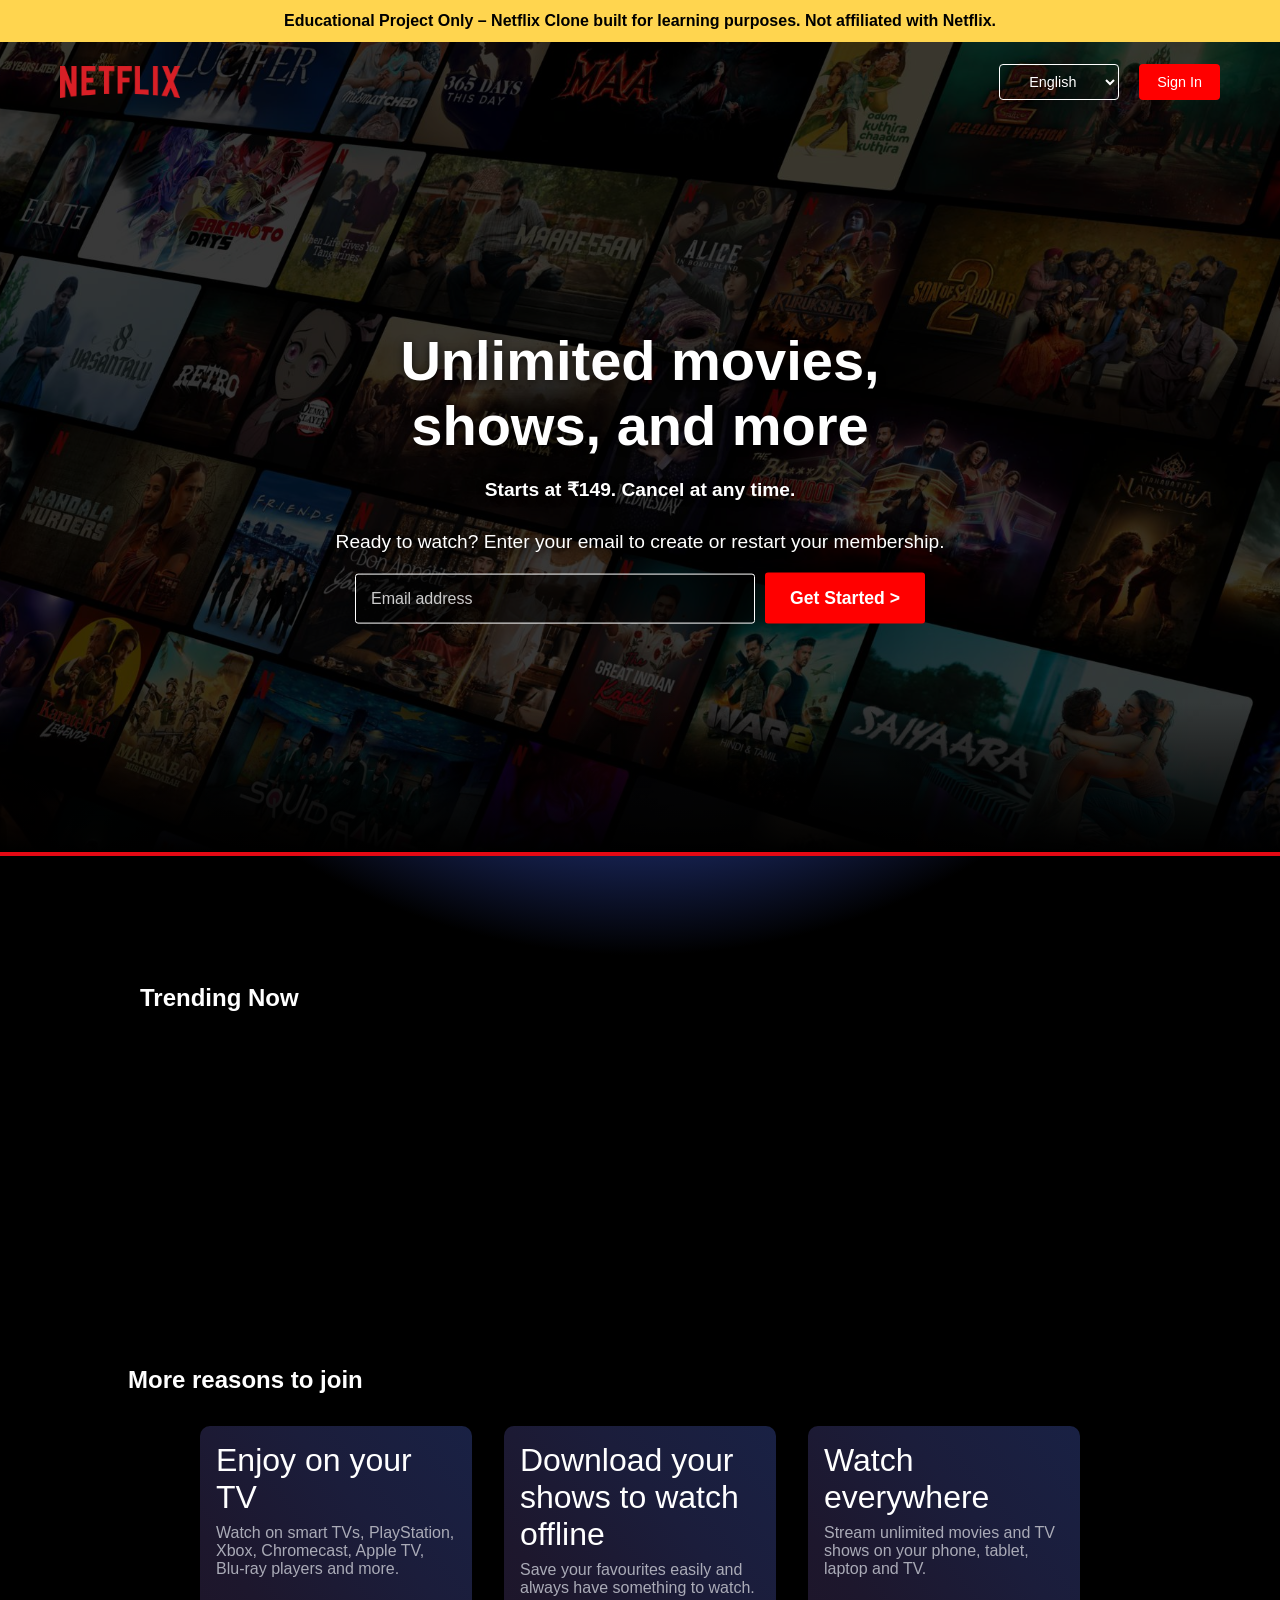
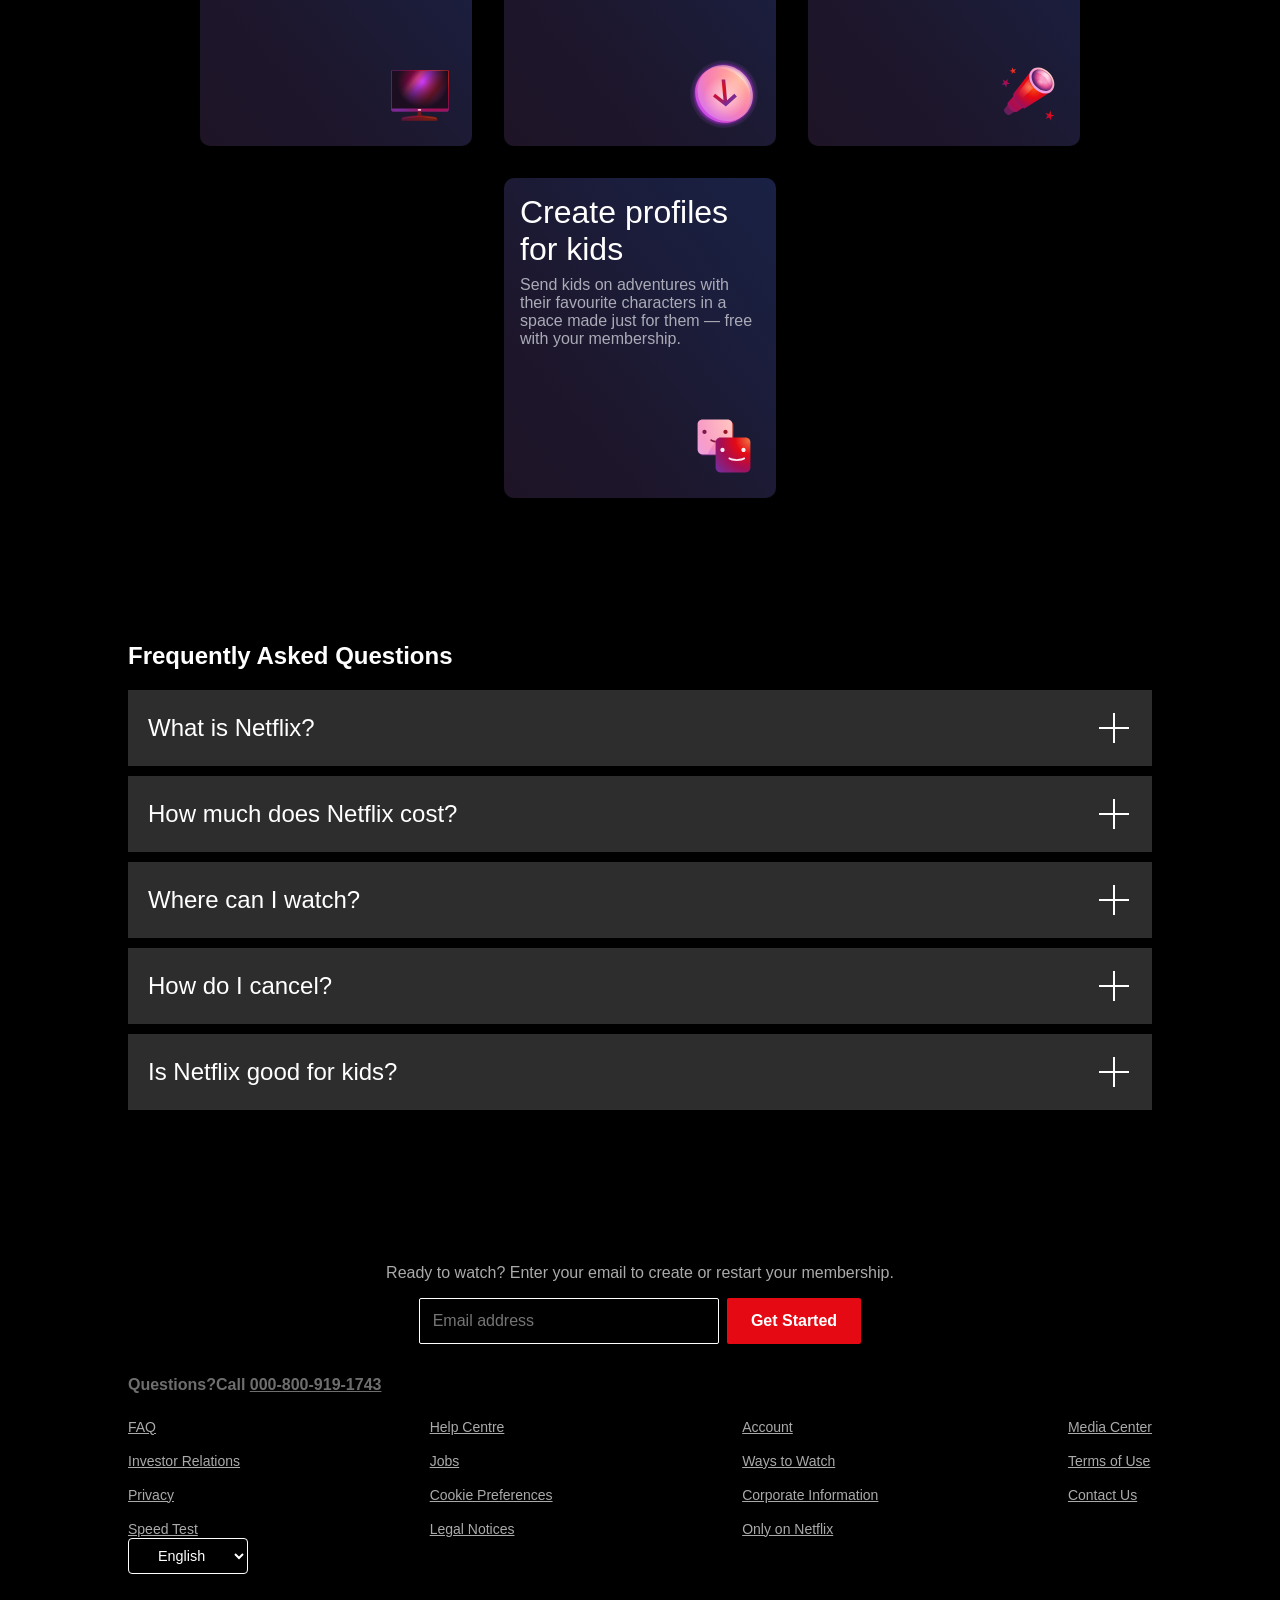
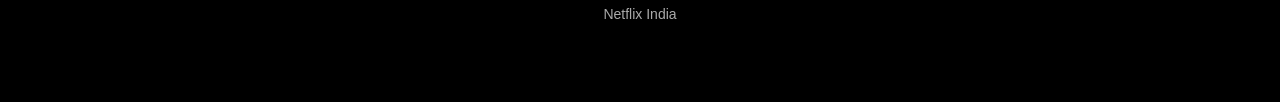
<file: index.html>
<!DOCTYPE html>
<html lang="en">

<head>
    <meta charset="UTF-8">
    <meta name="viewport" content="width=device-width, initial-scale=1.0">
    <title>Netflix Clone</title>
    <link rel="stylesheet" href="style.css">
    <link rel="stylesheet" href="responsive.css">
</head>

<body>
<div style="background:#ffd54f;color:#000;padding:12px;text-align:center;font-weight:bold;">Educational Project Only – Netflix Clone built for learning purposes. Not affiliated with Netflix.</div>
    <div class="hero-section">
        <div class="overlay"></div>

        <div class="navbar">
            <div class="logo"></div>
            <div class="nav-right">
                <select class="language-select">
                    <option value="en">English</option>
                    <option value="hi">हिन्दी</option>
                </select>


                <a href="sign up.html"><button class="btn">Sign In</button></a>
            </div>
        </div>


        <div class="hero">
            <h1>Unlimited movies,</h1>
            <h1>shows, and more</h1>
            <h5>Starts at ₹149. Cancel at any time.</h5>
            <p>Ready to watch? Enter your email to create or restart your membership.</p>

            <div class="email-form">
                <input type="email" placeholder="Email address" required>
                <button>Get Started ></button>
            </div>
        </div>

    </div>
    <div class="line"></div>

    <div class="movies-section">
        <h2>Trending Now</h2>
        <div class="movie-row">
            <div class="movie"
                style="background-image:url(https://occ-0-2041-3663.1.nflxso.net/dnm/api/v6/mAcAr9TxZIVbINe88xb3Teg5_OA/AAAABVCFw8MF6uGSOWNdDuWDceFWSWZ_MZr2EVeAVUKKwem4V55-hgOZIN4bL1ec88hlPQR8gCcr5Kjh3D5ooumjy06p86FGLS_UZOw.jpg?r=267);">
                <!-- <span class="rank">1</span> -->
            </div>
            <div class="movie"
                style="background-image:url(https://occ-0-2041-3663.1.nflxso.net/dnm/api/v6/mAcAr9TxZIVbINe88xb3Teg5_OA/AAAABVgzdeZGRAwCEa709VhH3rjzGTNzIDlWer-mLr3GaH6qm10zCfxxN-E1-JYCA8CxkoBD74MIuxW1agaVLL4kUpFTtsZPIuTfAV1ljNzcrTPup4487rDCgRuZm-Jn8fUi1cVx.jpg?r=d90);">
                <!-- <span class="rank">2</span> -->
            </div>
            <div class="movie"
                style="background-image:url(https://occ-0-2041-3663.1.nflxso.net/dnm/api/v6/mAcAr9TxZIVbINe88xb3Teg5_OA/AAAABUvQbIPXgpCDdCjDU1Ln9Hz_T9K4QWOeRqDC0_AqSS0EoDHnd3HZNvdU660QoLXfYN1J1onlnVJ6me4utt0EuPA35nq3AvkxOz4.jpg?r=00a);">
                <!-- <span class="rank">3</span> -->
            </div>
            <div class="movie"
                style="background-image:url(https://occ-0-2041-3663.1.nflxso.net/dnm/api/v6/mAcAr9TxZIVbINe88xb3Teg5_OA/AAAABSyEWnhjTjuqFw870rBScEnV2gTha0Gl7BmfSsX5e3RtJIM1eTzpnMRcInEiAcPfZDDUb75hwAh6s010xLSwWZvaH1iuN7CpRok.jpg?r=273);">
                <!-- <span class="rank">4</span> -->
            </div>
            <div class="movie"
                style="background-image:url(https://occ-0-2041-3663.1.nflxso.net/dnm/api/v6/mAcAr9TxZIVbINe88xb3Teg5_OA/AAAABWP3Xe0H5lJ7OjR6H9W1thiB3qtcHREgkVwBcSV8-xOmcUUiyzwOT1_hOghoVY02Fb373i6RgKvjCK0-rEOwjISi5yPqAzj0dfI.jpg?r=db7);">
                <!-- <span class="rank">5</span> -->
            </div>
            <div class="movie"
                style="background-image:url(https://occ-0-2041-3663.1.nflxso.net/dnm/api/v6/mAcAr9TxZIVbINe88xb3Teg5_OA/AAAABZBNpPRqz7ENbI6RF8S5l0eLsB1t5Oa-Cn0VuRlMPOiPP5wEQyrBk8XtUBGMAotP0Vf-MiBNM4nlaScaQw9VjPqx3Dghp0Lgj9BBHm4gNY0dD9B5KPCkaFqqUJDZbl1M8pNB.jpg?r=466);">
                <!-- <span class="rank">6</span> -->
            </div>
            <div class="movie"
                style="background-image:url(https://occ-0-2041-3663.1.nflxso.net/dnm/api/v6/mAcAr9TxZIVbINe88xb3Teg5_OA/AAAABeoohnxFnnker6egKMvwn6DeDzabFIl9ofD4lkS5kkiTPw-oLlWlg5EpZ55JS5_fxaNaPe3XQikLVASgsLctH9EVpSaAa9-tUfqu6sGD8TTXs0N1KWu9-ZWOWYdhA6HajAgl.jpg?r=f17);">
                <!-- <span class="rank">7</span> -->
            </div>
            <div class="movie"
                style="background-image:url(https://occ-0-2041-3663.1.nflxso.net/dnm/api/v6/mAcAr9TxZIVbINe88xb3Teg5_OA/AAAABfoaMS5KELruM3379E1i_LPapGnQcTAf0uLxtFgpvgoKeHevsJerl17TKVvUnmvj2HZRwnDrm8rt4SvoP1DkF-dLttvnoryDy6yau8BfW0qN3TSPn1Ds5EcupIfEwv_IKXRs.jpg?r=e05);">
                <!-- <span class="rank">8</span> -->
            </div>
            <div class="movie"
                style="background-image:url(https://occ-0-2041-3663.1.nflxso.net/dnm/api/v6/mAcAr9TxZIVbINe88xb3Teg5_OA/AAAABQv_qKs6sk8EvgL1Tys6_vGeoEK2mG7UaoT0kscI1Ia2BJZh8m_6pRLa9KIWwpg5uIYCOjS1Aw1faooc6zlgje2WDfsdtTTne4_-DFpmiUGlLRNNSl-Tk_xdhZxbe58GFLPL.jpg?r=b86);">
                <!-- <span class="rank">9</span> -->
            </div>
            <div class="movie"
                style="background-image:url(https://occ-0-2041-3663.1.nflxso.net/dnm/api/v6/mAcAr9TxZIVbINe88xb3Teg5_OA/AAAABfNlFEt-9DTSRWWIatIv7gv-ItPh91_VdnVeGeuJRFRDMiHhVSDQFSfhHSsy6-qpUXAVYcx_tl_nRJTe5hHjYYyUwAtMbHfM6Mg.jpg?r=213);">
            </div>
            <!-- <span class="rank">10</span> -->
        </div>
    </div>
    <div class="reasons-section">
        <h2>More reasons to join</h2>
        <div class="reason-cards">

            <div class="reason">
                <h1>Enjoy on your TV</h1>
                <p>Watch on smart TVs, PlayStation, Xbox, Chromecast, Apple TV, Blu-ray players and more.</p>
                <svg width="72" height="72" viewBox="0 0 72 72" fill="none">
                    <g id="television-core-small">
                        <path id="Vector" fill-rule="evenodd" clip-rule="evenodd"
                            d="M37.2 53.3992C37.2 52.7365 36.6628 52.1992 36 52.1992H34.8C34.1373 52.1992 33.6 52.7365 33.6 53.3992V56.2636C33.6 56.9129 33.0834 57.4433 32.4347 57.4739C30.3013 57.5744 28.1719 57.7834 26.0546 58.1011L19.444 59.0926C18.2692 59.2688 17.4 60.2782 17.4 61.4662V62.0992C17.4 62.4304 17.6686 62.6992 18 62.6992H52.8C53.1314 62.6992 53.4 62.4304 53.4 62.0992V61.4662C53.4 60.2782 52.5309 59.2688 51.3561 59.0926L44.7454 58.1011C42.6282 57.7834 40.4987 57.5744 38.3653 57.4739C37.7167 57.4433 37.2 56.9129 37.2 56.2636V53.3992Z"
                            fill="url(#paint0_radial_5179_1308)"></path>
                        <path id="Vector_2"
                            d="M18.6 60.7388C18.6 60.2306 18.9587 59.796 19.4602 59.711C22.0196 59.2775 29.7585 58.0508 35.4 58.0508C41.0415 58.0508 48.7804 59.2775 51.3398 59.711C51.8412 59.796 52.2 60.2306 52.2 60.7388C52.2 60.902 52.0575 61.0268 51.8967 61.0004C50.1219 60.707 40.9704 59.2409 35.4 59.2409C29.8295 59.2409 20.678 60.707 18.9033 61.0004C18.7425 61.0268 18.6 60.902 18.6 60.7388Z"
                            fill="url(#paint1_radial_5179_1308)"></path>
                        <path id="Vector_3"
                            d="M63 12H8.99995C8.00584 12 7.19995 12.8059 7.19995 13.8V51.6C7.19995 52.5941 8.00584 53.4 8.99995 53.4H63C63.9941 53.4 64.8 52.5941 64.8 51.6V13.8C64.8 12.8059 63.9941 12 63 12Z"
                            fill="url(#paint2_linear_5179_1308)"></path>
                        <path id="Vector_4"
                            d="M63 12H8.99995C8.00584 12 7.19995 12.8059 7.19995 13.8V51.6C7.19995 52.5941 8.00584 53.4 8.99995 53.4H63C63.9941 53.4 64.8 52.5941 64.8 51.6V13.8C64.8 12.8059 63.9941 12 63 12Z"
                            fill="url(#paint3_radial_5179_1308)"></path>
                        <path id="Vector_5" fill-rule="evenodd" clip-rule="evenodd"
                            d="M8.99995 12.6H63C63.663 12.6 64.2 13.1372 64.2 13.8V50.4H7.79995V13.8C7.79995 13.1372 8.33719 12.6 8.99995 12.6ZM7.19995 50.4V13.8C7.19995 12.8059 8.00581 12 8.99995 12H63C63.9942 12 64.8 12.8059 64.8 13.8V50.4V51.6C64.8 52.5941 63.9942 53.4 63 53.4H8.99995C8.00581 53.4 7.19995 52.5941 7.19995 51.6V50.4Z"
                            fill="url(#paint4_radial_5179_1308)"></path>
                        <path id="Vector_6"
                            d="M35.4 52.8C36.3941 52.8 37.2 52.3971 37.2 51.9C37.2 51.4029 36.3941 51 35.4 51C34.4059 51 33.6 51.4029 33.6 51.9C33.6 52.3971 34.4059 52.8 35.4 52.8Z"
                            fill="url(#paint5_radial_5179_1308)"></path>
                    </g>
                    <defs>
                        <radialGradient id="paint0_radial_5179_1308" cx="0" cy="0" r="1" gradientUnits="userSpaceOnUse"
                            gradientTransform="translate(50.3269 49.3723) rotate(118.526) scale(55.1579 46.2871)">
                            <stop stop-color="#802600"></stop>
                            <stop offset="0.333333" stop-color="#6F181D"></stop>
                            <stop offset="0.666667" stop-color="#5B1333"></stop>
                            <stop offset="1" stop-color="#391945"></stop>
                        </radialGradient>
                        <radialGradient id="paint1_radial_5179_1308" cx="0" cy="0" r="1" gradientUnits="userSpaceOnUse"
                            gradientTransform="translate(48.1077 53.6128) rotate(158.116) scale(32.7275 42.219)">
                            <stop stop-color="#99421D"></stop>
                            <stop offset="0.333333" stop-color="#99161D"></stop>
                            <stop offset="0.666667" stop-color="#7D1845"></stop>
                            <stop offset="1" stop-color="#59216E"></stop>
                        </radialGradient>
                        <linearGradient id="paint2_linear_5179_1308" x1="10.4727" y1="14.9572" x2="56.1755" y2="51.4814"
                            gradientUnits="userSpaceOnUse">
                            <stop stop-color="#99161D"></stop>
                            <stop offset="0.245283" stop-color="#CA005B"></stop>
                            <stop offset="0.346698" stop-color="#FF479A"></stop>
                            <stop offset="0.46934" stop-color="#CC3CFF"></stop>
                            <stop offset="0.735849" stop-color="#BC1A22"></stop>
                            <stop offset="1" stop-color="#C94FF5"></stop>
                        </linearGradient>
                        <radialGradient id="paint3_radial_5179_1308" cx="0" cy="0" r="1" gradientUnits="userSpaceOnUse"
                            gradientTransform="translate(38.6181 23.8286) rotate(90) scale(25.9571 25.8545)">
                            <stop stop-color="#1C0E20" stop-opacity="0"></stop>
                            <stop offset="1" stop-color="#1C0E20"></stop>
                        </radialGradient>
                        <radialGradient id="paint4_radial_5179_1308" cx="0" cy="0" r="1" gradientUnits="userSpaceOnUse"
                            gradientTransform="translate(54 20.1938) rotate(144.293) scale(47.2897 44.8232)">
                            <stop stop-color="#EF7744"></stop>
                            <stop offset="0.333333" stop-color="#E50914"></stop>
                            <stop offset="0.666667" stop-color="#A70D53"></stop>
                            <stop offset="1" stop-color="#792A95"></stop>
                        </radialGradient>
                        <radialGradient id="paint5_radial_5179_1308" cx="0" cy="0" r="1" gradientUnits="userSpaceOnUse"
                            gradientTransform="translate(36.525 51.3562) rotate(135) scale(4.58735)">
                            <stop stop-color="#FFDCCC"></stop>
                            <stop offset="0.333333" stop-color="#FFBDC0"></stop>
                            <stop offset="0.666667" stop-color="#F89DC6"></stop>
                            <stop offset="1" stop-color="#E4A1FA"></stop>
                        </radialGradient>
                    </defs>
                </svg>
            </div>
            <div class="reason">
                <h1>Download your shows to watch offline</h1>
                <p>Save your favourites easily and always have something to watch.</p>
                <svg width="72" height="72" viewBox="0 0 72 72" fill="none">
                    <g id="download-core-small">
                        <path id="Vector"
                            d="M36 70.2008C54.8882 70.2008 70.2001 54.8889 70.2001 36.0008C70.2001 17.1126 54.8882 1.80078 36 1.80078C17.1119 1.80078 1.80005 17.1126 1.80005 36.0008C1.80005 54.8889 17.1119 70.2008 36 70.2008Z"
                            fill="url(#paint0_radial_5179_7940)"></path>
                        <path id="Vector_2" opacity="0.4"
                            d="M64.7658 36.195C65.5206 51.5916 53.7908 63.5824 38.5668 62.977C23.3428 62.3722 10.3893 49.4 9.63446 34.0034C8.87954 18.6068 20.6091 6.61594 35.8331 7.22116C51.0571 7.82638 64.0104 20.7984 64.7658 36.195Z"
                            fill="url(#paint1_radial_5179_7940)"></path>
                        <path id="Vector_3"
                            d="M62.3657 37.9958C63.1205 53.3924 51.3908 65.3832 36.1668 64.7778C20.9428 64.173 7.9893 51.2008 7.23444 35.8041C6.47952 20.4075 18.2091 8.41672 33.4331 9.02194C48.6571 9.62716 61.6103 22.5992 62.3657 37.9958Z"
                            fill="url(#paint2_radial_5179_7940)"></path>
                        <path id="Vector_4" opacity="0.5"
                            d="M64.7658 36.195C65.5206 51.5916 53.7908 63.5824 38.5668 62.977C23.3428 62.3722 10.3893 49.4 9.63446 34.0034C8.87954 18.6068 20.6091 6.61594 35.8331 7.22116C51.0571 7.82638 64.0104 20.7984 64.7658 36.195Z"
                            fill="url(#paint3_radial_5179_7940)"></path>
                        <path id="Vector_5" opacity="0.6"
                            d="M36.9 60.6C48.6636 60.6 58.2 51.0637 58.2 39.3C58.2 27.5363 48.6636 18 36.9 18C25.1363 18 15.6 27.5363 15.6 39.3C15.6 51.0637 25.1363 60.6 36.9 60.6Z"
                            fill="url(#paint4_radial_5179_7940)"></path>
                        <path id="Vector_6" fill-rule="evenodd" clip-rule="evenodd"
                            d="M39.0849 42.2727L46.3387 35.76L48.8945 38.5142L38.9118 47.477L37.8466 48.4333L36.6071 47.477L24.9899 38.5142L27.0434 35.76L35.4849 42.2727L33.6 21.6016H37.2L39.0849 42.2727Z"
                            fill="url(#paint5_radial_5179_7940)"></path>
                        <path id="Vector_7" opacity="0.4" fill-rule="evenodd" clip-rule="evenodd"
                            d="M61.6566 34.9618C61.7832 35.3893 62.391 35.3233 62.3694 34.878C61.6962 21.1369 50.1509 9.55975 36.5817 9.01957C34.4606 8.93515 32.4155 9.12541 30.4772 9.55909C30.0745 9.64915 30.1575 10.2082 30.5697 10.2246C45.0094 10.7979 57.6246 21.2971 61.6566 34.9618Z"
                            fill="url(#paint6_radial_5179_7940)"></path>
                    </g>
                    <defs>
                        <radialGradient id="paint0_radial_5179_7940" cx="0" cy="0" r="1" gradientUnits="userSpaceOnUse"
                            gradientTransform="translate(36.0001 36.1837) rotate(-90) scale(34.3829)">
                            <stop offset="0.782019" stop-color="#982DBE"></stop>
                            <stop offset="0.906819" stop-color="#B038DC" stop-opacity="0.2"></stop>
                            <stop offset="1" stop-color="#E4A1FA" stop-opacity="0"></stop>
                        </radialGradient>
                        <radialGradient id="paint1_radial_5179_7940" cx="0" cy="0" r="1" gradientUnits="userSpaceOnUse"
                            gradientTransform="translate(52.9937 20.0992) rotate(135) scale(49.9836)">
                            <stop stop-color="#FFDCCC"></stop>
                            <stop offset="0.333333" stop-color="#FFBDC0"></stop>
                            <stop offset="0.666667" stop-color="#F89DC6"></stop>
                            <stop offset="1" stop-color="#E4A1FA"></stop>
                        </radialGradient>
                        <radialGradient id="paint2_radial_5179_7940" cx="0" cy="0" r="1" gradientUnits="userSpaceOnUse"
                            gradientTransform="translate(52.7999 19.6937) rotate(135) scale(53.1037)">
                            <stop stop-color="#FFA984"></stop>
                            <stop offset="0.333333" stop-color="#FF787F"></stop>
                            <stop offset="0.666667" stop-color="#F45FA2"></stop>
                            <stop offset="1" stop-color="#C44AF1"></stop>
                        </radialGradient>
                        <radialGradient id="paint3_radial_5179_7940" cx="0" cy="0" r="1" gradientUnits="userSpaceOnUse"
                            gradientTransform="translate(52.9937 20.0992) rotate(135) scale(49.9836)">
                            <stop stop-color="#FFDCCC"></stop>
                            <stop offset="0.333333" stop-color="#FFBDC0"></stop>
                            <stop offset="0.666667" stop-color="#F89DC6"></stop>
                            <stop offset="1" stop-color="#E4A1FA"></stop>
                        </radialGradient>
                        <radialGradient id="paint4_radial_5179_7940" cx="0" cy="0" r="1" gradientUnits="userSpaceOnUse"
                            gradientTransform="translate(36.9 39.3) scale(21.3)">
                            <stop stop-color="white"></stop>
                            <stop offset="1" stop-color="white" stop-opacity="0"></stop>
                        </radialGradient>
                        <radialGradient id="paint5_radial_5179_7940" cx="0" cy="0" r="1" gradientUnits="userSpaceOnUse"
                            gradientTransform="translate(31.2 32.1016) rotate(39.5226) scale(15.5567)">
                            <stop stop-color="#EF7744"></stop>
                            <stop offset="0.2406" stop-color="#E50914"></stop>
                            <stop offset="1" stop-color="#792A95"></stop>
                        </radialGradient>
                        <radialGradient id="paint6_radial_5179_7940" cx="0" cy="0" r="1" gradientUnits="userSpaceOnUse"
                            gradientTransform="translate(50.7 21.3) rotate(-180) scale(30)">
                            <stop stop-color="white"></stop>
                            <stop offset="1" stop-color="white" stop-opacity="0"></stop>
                        </radialGradient>
                    </defs>
                </svg>
            </div>
            <div class="reason">
                <h1>Watch everywhere</h1>
                <p>Stream unlimited movies and TV shows on your phone, tablet, laptop and TV.</p>
                <svg width="72" height="72" viewBox="0 0 72 72" fill="none">
                    <g id="telescope-core-small">
                        <path id="Vector"
                            d="M24.0492 36.6016L33.6 46.3898L17.8029 56.8633C17.8029 56.8633 15.8891 57.6983 13.625 55.2638C11.361 52.8293 12.1235 51.238 12.1235 51.238L24.0492 36.6016Z"
                            fill="url(#paint0_radial_5179_1664)"></path>
                        <path id="Vector_2"
                            d="M25.0344 34.1992L36 46.151L25.0616 53.8043C25.0616 53.8043 21.8289 55.0984 18.0987 51.0172C14.3686 46.9358 15.9198 44.5105 15.9198 44.5105L25.0344 34.1992Z"
                            fill="url(#paint1_radial_5179_1664)"></path>
                        <path id="Vector_3"
                            d="M39 13.0195L59.1 33.6788L32.5325 50.4142C32.5325 50.4142 28.7459 50.2552 24.3978 45.4897C20.0498 40.7243 21.4096 35.8101 21.4096 35.8101L39 13.0195Z"
                            fill="url(#paint2_radial_5179_1664)"></path>
                        <path id="Vector_4"
                            d="M57.6709 15.3516C63.1044 21.2807 63.9858 29.2883 59.6386 33.2371C55.2916 37.186 47.3628 35.5806 41.9292 29.6515C36.4954 23.7224 35.6145 15.7148 39.9615 11.766C44.3084 7.81716 52.2372 9.42252 57.6709 15.3516Z"
                            fill="url(#paint3_radial_5179_1664)"></path>
                        <path id="Vector_5"
                            d="M58.3787 31.255C54.8121 34.5032 48.2143 33.0817 43.6421 28.0798C39.07 23.078 38.2547 16.39 41.8213 13.1419C45.3879 9.89364 51.9857 11.3152 56.5579 16.3171C61.1298 21.3189 61.9452 28.0069 58.3787 31.255Z"
                            fill="url(#paint4_radial_5179_1664)"></path>
                        <path id="Vector_6" opacity="0.85"
                            d="M59.6783 28.823C60.576 24.1785 59.6544 20.5934 56.1603 16.6199C52.6662 12.6464 47.3508 10.8657 43.7796 12.7598C39.371 15.098 48.3734 13.5961 53.4577 19.5815C57.8259 24.724 58.8516 33.1009 59.6783 28.823Z"
                            fill="url(#paint5_radial_5179_1664)"></path>
                        <path id="Vector_7" opacity="0.4"
                            d="M50.3979 25.2452C50.4549 26.7239 49.2932 27.7677 47.8032 27.5766C46.3131 27.3856 45.059 26.032 45.002 24.5532C44.945 23.0745 46.1067 22.0307 47.5968 22.2218C49.0868 22.4128 50.341 23.7664 50.3979 25.2452Z"
                            fill="url(#paint6_radial_5179_1664)"></path>
                        <path id="Vector_8" opacity="0.6"
                            d="M36.9217 21.0039L26.4258 34.3627C26.3297 36.4604 28.2903 39.5534 30.0334 40.8344L41.2345 29.9105C39.6 28.2005 36.9591 24.1025 36.9217 21.0039Z"
                            fill="url(#paint7_radial_5179_1664)"></path>
                        <path id="Vector_9" fill-rule="evenodd" clip-rule="evenodd"
                            d="M20.0576 9.60156L21.479 11.7187L24 11.0654L22.3575 13.0272L23.7789 15.1444L21.3424 14.2397L19.7 16.2016L19.8365 13.6806L17.4 12.7759L19.9209 12.1225L20.0576 9.60156ZM58.776 52.8016L58.9623 56.4685L62.4 57.4188L59.0774 58.7347L59.2637 62.4016L57.0239 59.548L53.7014 60.8638L55.6397 57.7843L53.4 54.9307L56.8377 55.8811L58.776 52.8016ZM15.206 24.2101L15.8768 21.0016L13.4793 23.1964L10.6853 21.5563L11.9975 24.553L9.59998 26.7478L12.8085 26.405L14.1207 29.4016L14.7915 26.1931L18 25.8502L15.206 24.2101Z"
                            fill="url(#paint8_linear_5179_1664)"></path>
                    </g>
                    <defs>
                        <radialGradient id="paint0_radial_5179_1664" cx="0" cy="0" r="1" gradientUnits="userSpaceOnUse"
                            gradientTransform="translate(36.6875 32.7016) rotate(135) scale(34.9134)">
                            <stop stop-color="#99421D"></stop>
                            <stop offset="0.333333" stop-color="#99161D"></stop>
                            <stop offset="0.666667" stop-color="#7D1845"></stop>
                            <stop offset="1" stop-color="#59216E"></stop>
                        </radialGradient>
                        <radialGradient id="paint1_radial_5179_1664" cx="0" cy="0" r="1" gradientUnits="userSpaceOnUse"
                            gradientTransform="translate(42.5937 27.2992) rotate(135) scale(44.5477 44.5279)">
                            <stop stop-color="#EF7744"></stop>
                            <stop offset="0.333333" stop-color="#E50914"></stop>
                            <stop offset="0.666667" stop-color="#A70D53"></stop>
                            <stop offset="1" stop-color="#792A95"></stop>
                        </radialGradient>
                        <radialGradient id="paint2_radial_5179_1664" cx="0" cy="0" r="1" gradientUnits="userSpaceOnUse"
                            gradientTransform="translate(42.3 29.106) rotate(135) scale(31.8127)">
                            <stop stop-color="#FB540D"></stop>
                            <stop offset="0.333333" stop-color="#E50914"></stop>
                            <stop offset="0.666667" stop-color="#A70D53"></stop>
                            <stop offset="1" stop-color="#792A95"></stop>
                        </radialGradient>
                        <radialGradient id="paint3_radial_5179_1664" cx="0" cy="0" r="1" gradientUnits="userSpaceOnUse"
                            gradientTransform="translate(57.675 14.7078) rotate(134.326) scale(24.0433 24.0367)">
                            <stop stop-color="#FFDCCC"></stop>
                            <stop offset="0.333333" stop-color="#FFBDC0"></stop>
                            <stop offset="0.666667" stop-color="#F89DC6"></stop>
                            <stop offset="1" stop-color="#E4A1FA"></stop>
                        </radialGradient>
                        <radialGradient id="paint4_radial_5179_1664" cx="0" cy="0" r="1" gradientUnits="userSpaceOnUse"
                            gradientTransform="translate(52.1305 21.273) rotate(141.875) scale(9.87138 12.8159)">
                            <stop offset="0.307292" stop-color="#F89DC6"></stop>
                            <stop offset="0.645392" stop-color="#E75094"></stop>
                            <stop offset="1" stop-color="#59216E"></stop>
                        </radialGradient>
                        <radialGradient id="paint5_radial_5179_1664" cx="0" cy="0" r="1" gradientUnits="userSpaceOnUse"
                            gradientTransform="translate(55.8 15.6) rotate(135) scale(13.1522)">
                            <stop stop-color="white"></stop>
                            <stop offset="1" stop-color="white" stop-opacity="0"></stop>
                        </radialGradient>
                        <radialGradient id="paint6_radial_5179_1664" cx="0" cy="0" r="1" gradientUnits="userSpaceOnUse"
                            gradientTransform="translate(49.2362 22.9648) rotate(131.079) scale(5.08644 6.006)">
                            <stop stop-color="white"></stop>
                            <stop offset="1" stop-color="white" stop-opacity="0"></stop>
                        </radialGradient>
                        <radialGradient id="paint7_radial_5179_1664" cx="0" cy="0" r="1" gradientUnits="userSpaceOnUse"
                            gradientTransform="translate(36.8758 29.1353) rotate(137.622) scale(13.5764)">
                            <stop stop-color="#FFA984"></stop>
                            <stop offset="1" stop-color="#F7636B" stop-opacity="0"></stop>
                        </radialGradient>
                        <linearGradient id="paint8_linear_5179_1664" x1="44.65" y1="27.9016" x2="24.25" y2="48.3016"
                            gradientUnits="userSpaceOnUse">
                            <stop stop-color="#EF7744"></stop>
                            <stop offset="0.333333" stop-color="#E50914"></stop>
                            <stop offset="0.666667" stop-color="#A70D53"></stop>
                            <stop offset="1" stop-color="#792A95"></stop>
                        </linearGradient>
                    </defs>
                </svg>
            </div>
            <div class="reason">
                <h1>Create profiles for kids</h1>
                <p>Send kids on adventures with their favourite characters in a space made just for them — free with
                    your membership.</p>
                <svg width="72" height="72" viewBox="0 0 72 72" fill="none">
                    <g id="profiles-core-small">
                        <path id="Vector"
                            d="M10.8 15.6008C10.8 12.9499 12.949 10.8008 15.5999 10.8008H40.8C43.4509 10.8008 45.6 12.9498 45.6 15.6008V40.8007C45.6 43.4516 43.4509 45.6007 40.8 45.6007H15.6C12.949 45.6007 10.8 43.4517 10.8 40.8007V15.6008Z"
                            fill="url(#paint0_radial_5179_7919)"></path>
                        <path id="Vector_2"
                            d="M9.59998 14.4016C9.59998 11.7506 11.749 9.60162 14.4 9.60156H39.6C42.251 9.60156 44.4 11.7506 44.4 14.4016V39.6015C44.4 42.2525 42.251 44.4015 39.6 44.4015H14.4C11.749 44.4016 9.59998 42.2525 9.59998 39.6015V14.4016Z"
                            fill="url(#paint1_radial_5179_7919)"></path>
                        <path id="Vector_3"
                            d="M18.6 21.9008C18.6 23.0606 17.6598 24.0008 16.5 24.0008C15.3402 24.0008 14.4 23.0606 14.4 21.9008C14.4 20.741 15.3402 19.8008 16.5 19.8008C17.6598 19.8008 18.6 20.741 18.6 21.9008Z"
                            fill="url(#paint2_radial_5179_7919)"></path>
                        <path id="Vector_4"
                            d="M39.6 21.9008C39.6 23.0606 38.6598 24.0008 37.5 24.0008C36.3402 24.0008 35.4 23.0606 35.4 21.9008C35.4 20.741 36.3402 19.8008 37.5 19.8008C38.6598 19.8008 39.6 20.741 39.6 21.9008Z"
                            fill="url(#paint3_radial_5179_7919)"></path>
                        <path id="Vector_5"
                            d="M23.6713 29.4501C23.2437 29.1967 22.6917 29.3379 22.4383 29.7655C22.1848 30.1932 22.3261 30.7452 22.7537 30.9986C23.8254 31.6337 26.769 32.7744 30.6375 32.7744C34.506 32.7744 37.4497 31.6337 38.5213 30.9986C38.949 30.7452 39.0902 30.1932 38.8368 29.7655C38.5834 29.3379 38.0313 29.1967 37.6037 29.4501C36.8191 29.9151 34.194 30.9744 30.6375 30.9744C27.081 30.9744 24.456 29.9151 23.6713 29.4501Z"
                            fill="url(#paint4_radial_5179_7919)"></path>
                        <path id="Vector_6" opacity="0.35"
                            d="M19.2 44.4016H28.2L32.4 27.6016C30.2787 28.1801 28.4542 29.5387 27.2921 31.4053L19.2 44.4016Z"
                            fill="url(#paint5_radial_5179_7919)"></path>
                        <path id="Vector_7"
                            d="M27.6 32.4016C27.6 29.7506 29.749 27.6016 32.4 27.6016L57.6 27.6016C60.2508 27.6016 62.4 29.7506 62.4 32.4016V57.6015C62.4 60.2524 60.2508 62.4016 57.6 62.4016H32.4C29.749 62.4016 27.6 60.2524 27.6 57.6016V32.4016Z"
                            fill="url(#paint6_radial_5179_7919)"></path>
                        <path id="Vector_8"
                            d="M36.6 39.9008C36.6 41.0606 35.6598 42.0008 34.5 42.0008C33.3402 42.0008 32.4 41.0606 32.4 39.9008C32.4 38.741 33.3402 37.8008 34.5 37.8008C35.6598 37.8008 36.6 38.741 36.6 39.9008Z"
                            fill="url(#paint7_radial_5179_7919)"></path>
                        <path id="Vector_9"
                            d="M57.6 39.9008C57.6 41.0606 56.6598 42.0008 55.5 42.0008C54.3402 42.0008 53.4 41.0606 53.4 39.9008C53.4 38.741 54.3402 37.8008 55.5 37.8008C56.6598 37.8008 57.6 38.741 57.6 39.9008Z"
                            fill="url(#paint8_radial_5179_7919)"></path>
                        <path id="Vector_10"
                            d="M41.8213 47.6025C41.3937 47.349 40.8416 47.4903 40.5882 47.9179C40.3348 48.3455 40.476 48.8976 40.9037 49.1509C41.9753 49.786 44.919 50.9267 48.7875 50.9267C52.656 50.9267 55.5996 49.786 56.6713 49.1509C57.0989 48.8976 57.2402 48.3455 56.9867 47.9179C56.7333 47.4903 56.1813 47.349 55.7537 47.6025C54.969 48.0674 52.344 49.1267 48.7875 49.1267C45.231 49.1267 42.6059 48.0674 41.8213 47.6025Z"
                            fill="url(#paint9_radial_5179_7919)"></path>
                    </g>
                    <defs>
                        <radialGradient id="paint0_radial_5179_7919" cx="0" cy="0" r="1" gradientUnits="userSpaceOnUse"
                            gradientTransform="translate(39.075 17.6882) rotate(135) scale(32.8097)">
                            <stop stop-color="#99421D"></stop>
                            <stop offset="0.333333" stop-color="#99161D"></stop>
                            <stop offset="0.666667" stop-color="#7D1845"></stop>
                            <stop offset="1" stop-color="#59216E"></stop>
                        </radialGradient>
                        <radialGradient id="paint1_radial_5179_7919" cx="0" cy="0" r="1" gradientUnits="userSpaceOnUse"
                            gradientTransform="translate(62.4 8.70157) rotate(133.87) scale(75.3216)">
                            <stop stop-color="#FFDCCC"></stop>
                            <stop offset="0.333333" stop-color="#FFBDC0"></stop>
                            <stop offset="0.666667" stop-color="#F89DC6"></stop>
                            <stop offset="1" stop-color="#E4A1FA"></stop>
                        </radialGradient>
                        <radialGradient id="paint2_radial_5179_7919" cx="0" cy="0" r="1" gradientUnits="userSpaceOnUse"
                            gradientTransform="translate(60.3 11.1008) rotate(133.939) scale(68.7426 55.9547)">
                            <stop stop-color="#99421D"></stop>
                            <stop offset="0.333333" stop-color="#99161D"></stop>
                            <stop offset="0.666667" stop-color="#7D1845"></stop>
                            <stop offset="1" stop-color="#59216E"></stop>
                        </radialGradient>
                        <radialGradient id="paint3_radial_5179_7919" cx="0" cy="0" r="1" gradientUnits="userSpaceOnUse"
                            gradientTransform="translate(60.3 11.1008) rotate(133.939) scale(68.7426 55.9547)">
                            <stop stop-color="#99421D"></stop>
                            <stop offset="0.333333" stop-color="#99161D"></stop>
                            <stop offset="0.666667" stop-color="#7D1845"></stop>
                            <stop offset="1" stop-color="#59216E"></stop>
                        </radialGradient>
                        <radialGradient id="paint4_radial_5179_7919" cx="0" cy="0" r="1" gradientUnits="userSpaceOnUse"
                            gradientTransform="translate(60.3 11.0994) rotate(133.939) scale(68.7426 55.9548)">
                            <stop stop-color="#99421D"></stop>
                            <stop offset="0.333333" stop-color="#99161D"></stop>
                            <stop offset="0.666667" stop-color="#7D1845"></stop>
                            <stop offset="1" stop-color="#59216E"></stop>
                        </radialGradient>
                        <radialGradient id="paint5_radial_5179_7919" cx="0" cy="0" r="1" gradientUnits="userSpaceOnUse"
                            gradientTransform="translate(39.6 27.9016) rotate(135) scale(23.3345)">
                            <stop stop-color="#FFA984"></stop>
                            <stop offset="0.333333" stop-color="#FF787F"></stop>
                            <stop offset="0.666667" stop-color="#F45FA2"></stop>
                            <stop offset="1" stop-color="#C44AF1"></stop>
                        </radialGradient>
                        <radialGradient id="paint6_radial_5179_7919" cx="0" cy="0" r="1" gradientUnits="userSpaceOnUse"
                            gradientTransform="translate(61.8 29.7016) rotate(135) scale(43.2749)">
                            <stop stop-color="#EF7744"></stop>
                            <stop offset="0.333333" stop-color="#E50914"></stop>
                            <stop offset="0.666667" stop-color="#A70D53"></stop>
                            <stop offset="1" stop-color="#792A95"></stop>
                        </radialGradient>
                        <radialGradient id="paint7_radial_5179_7919" cx="0" cy="0" r="1" gradientUnits="userSpaceOnUse"
                            gradientTransform="translate(62.1 11.1008) rotate(137.146) scale(73.6614 60.3576)">
                            <stop stop-color="#FFDCCC"></stop>
                            <stop offset="0.333333" stop-color="#FDF6F6"></stop>
                            <stop offset="0.666667" stop-color="#FADCE9"></stop>
                            <stop offset="1" stop-color="#E4A1FA"></stop>
                        </radialGradient>
                        <radialGradient id="paint8_radial_5179_7919" cx="0" cy="0" r="1" gradientUnits="userSpaceOnUse"
                            gradientTransform="translate(62.1 11.1008) rotate(137.146) scale(73.6614 60.3576)">
                            <stop stop-color="#FFDCCC"></stop>
                            <stop offset="0.333333" stop-color="#FDF6F6"></stop>
                            <stop offset="0.666667" stop-color="#FADCE9"></stop>
                            <stop offset="1" stop-color="#E4A1FA"></stop>
                        </radialGradient>
                        <radialGradient id="paint9_radial_5179_7919" cx="0" cy="0" r="1" gradientUnits="userSpaceOnUse"
                            gradientTransform="translate(62.1 11.1017) rotate(137.146) scale(73.6614 60.3576)">
                            <stop stop-color="#FFDCCC"></stop>
                            <stop offset="0.333333" stop-color="#FDF6F6"></stop>
                            <stop offset="0.666667" stop-color="#FADCE9"></stop>
                            <stop offset="1" stop-color="#E4A1FA"></stop>
                        </radialGradient>
                    </defs>
                </svg>
            </div>
        </div>
    </div>
    <div class="faq-section">
        <h1>Frequently Asked Questions</h1>

        <details>
            <summary>
                <span>What is Netflix?</span>
                <svg xmlns="http://www.w3.org/2000/svg" fill="none" viewBox="0 0 36 36" width="36" height="36">
                    <path fill-rule="evenodd" clip-rule="evenodd" d="M17 17V3h2v14h14v2H19v14h-2V19H3v-2h14z"
                        fill="currentColor" />
                </svg>
            </summary>
            <p>Netflix is a streaming service that offers a wide variety of award-winning TV shows, movies, anime, and
                more on thousands of internet-connected devices.</p>
        </details>

        <details>
            <summary>
                <span>How much does Netflix cost?</span>
                <svg xmlns="http://www.w3.org/2000/svg" fill="none" viewBox="0 0 36 36" width="36" height="36">
                    <path fill-rule="evenodd" clip-rule="evenodd" d="M17 17V3h2v14h14v2H19v14h-2V19H3v-2h14z"
                        fill="currentColor" />
                </svg>
            </summary>
            <p>Watch Netflix on your smartphone, tablet, Smart TV, laptop, or streaming device, all for one fixed
                monthly fee. Plans range depending on your region.</p>
        </details>

        <details>
            <summary>
                <span>Where can I watch?</span>
                <svg xmlns="http://www.w3.org/2000/svg" fill="none" viewBox="0 0 36 36" width="36" height="36">
                    <path fill-rule="evenodd" clip-rule="evenodd" d="M17 17V3h2v14h14v2H19v14h-2V19H3v-2h14z"
                        fill="currentColor" />
                </svg>
            </summary>
            <p>Watch anywhere, anytime. Sign in with your Netflix account to watch instantly on the web or on your
                devices.</p>
        </details>

        <details>
            <summary>
                <span>How do I cancel?</span>
                <svg xmlns="http://www.w3.org/2000/svg" fill="none" viewBox="0 0 36 36" width="36" height="36">
                    <path fill-rule="evenodd" clip-rule="evenodd" d="M17 17V3h2v14h14v2H19v14h-2V19H3v-2h14z"
                        fill="currentColor" />
                </svg>
            </summary>
            <p>Netflix is flexible. There are no annoying contracts and no commitments. You can easily cancel your
                account online in two clicks.</p>
        </details>

        <details>
            <summary>
                <span>Is Netflix good for kids?</span>
                <svg xmlns="http://www.w3.org/2000/svg" fill="none" viewBox="0 0 36 36" width="36" height="36">
                    <path fill-rule="evenodd" clip-rule="evenodd" d="M17 17V3h2v14h14v2H19v14h-2V19H3v-2h14z"
                        fill="currentColor" />
                </svg>
            </summary>
            <p>The Netflix Kids experience is included in your membership to give parents control while kids enjoy
                family-friendly content.</p>
        </details>
    </div>
    </div>
    <footer>
        <div class="footer-section">
            <div class="input-section">
                <p>Ready to watch? Enter your email to create or restart your membership.</p>
                <div class="inputs-container">
                    <input id="email" type="email" placeholder="Email address">
                    <button id="button">Get Started</button>
                </div>
            </div>
            <div class="links-section">
                <div class="query">
                    <p>Questions?Call <a href="tel:000-800-919-1743">000-800-919-1743</a></p>
                </div>
                <div class="links">
                    <ul>
                        <li><a href="#">FAQ</a></li>
                        <li><a href="#">Investor Relations</a></li>
                        <li><a href="#">Privacy</a></li>
                        <li><a href="#">Speed Test</a></li>
                    </ul>
                    <ul>
                        <li><a href="#">Help Centre</a></li>
                        <li><a href="#">Jobs</a></li>
                        <li><a href="#">Cookie Preferences</a></li>
                        <li><a href="Legal_notices.html">Legal Notices</a></li>
                    </ul>
                    <ul>
                        <li><a href="#">Account</a></li>
                        <li><a href="#">Ways to Watch</a></li>
                        <li><a href="#">Corporate Information</a></li>
                        <li><a href="Netflix_original.html">Only on Netflix</a></li>
                    </ul>
                    <ul>
                        <li><a href="#">Media Center</a></li>
                        <li><a href="#">Terms of Use</a></li>
                        <li><a href="#">Contact Us</a></li>
                    </ul>
                </div>
                <div id="bottom-lang" class="lang-select">

                    <select class="language-select">
                        <option value="en">English</option>
                        <option value="hi">हिन्दी</option>
                    </select>
                </div>

            </div>
            <span>
                <p>Netflix India</p>
            </span>
        </div>

    </footer>
</body>

</html>
</file>
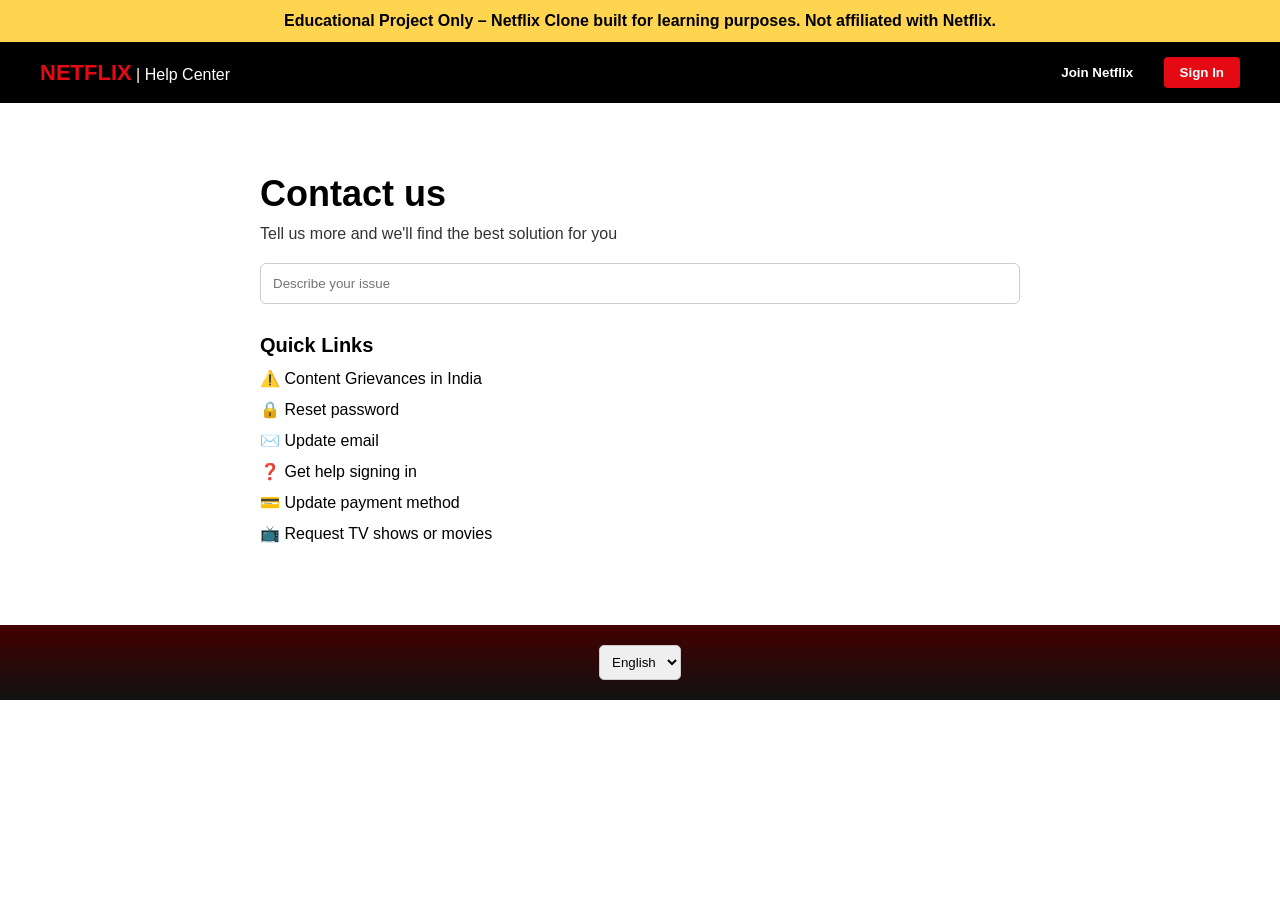
<file: contactUs.html>
<!DOCTYPE html>
<html lang="en">
<head>
    <meta charset="UTF-8">
    <meta name="viewport" content="width=device-width, initial-scale=1.0">
    <title>Netflix Help Center - Contact Us</title>

    <style>
        * {
            margin: 0;
            padding: 0;
            box-sizing: border-box;
            font-family: Arial, Helvetica, sans-serif;
        }

        body {
            background-color: #fff;
            color: #000;
        }

        /* Navbar */
        .navbar {
            background-color: #000;
            color: #fff;
            display: flex;
            justify-content: space-between;
            align-items: center;
            padding: 15px 40px;
        }

        .netflix {
            color: #e50914;
            font-weight: bold;
            font-size: 22px;
        }

        .buttons button {
            margin-left: 10px;
            padding: 8px 16px;
            border: none;
            cursor: pointer;
            border-radius: 4px;
            font-weight: 600;
        }

        .join {
            background-color: #000;
            color: #fff;
            border: 1px solid #fff;
        }

        .signin {
            background-color: #e50914;
            color: #fff;
        }

        /* Contact Section */
        .contact {
            max-width: 800px;
            margin: 50px auto;
            padding: 20px;
        }

        .contact h1 {
            font-size: 36px;
            margin-bottom: 10px;
        }

        .contact p {
            font-size: 16px;
            margin-bottom: 20px;
            color: #333;
        }

        .issue-input {
            width: 100%;
            padding: 12px;
            border: 1px solid #ccc;
            border-radius: 6px;
            margin-bottom: 30px;
        }

        /* Quick Links */
        .quick-links h3 {
            font-size: 20px;
            margin-bottom: 10px;
        }

        .quick-links ul {
            list-style: none;
        }

        .quick-links li {
            margin: 12px 0;
            font-size: 16px;
        }

        .quick-links a {
            text-decoration: none;
            color: #000;
            border-bottom: 1px solid transparent;
            transition: 0.3s;
        }

        .quick-links a:hover {
            border-bottom: 1px solid #e50914;
            color: #e50914;
        }

        /* Footer */
        footer {
            background: linear-gradient(to top, #111, #400);
            text-align: center;
            padding: 20px;
            margin-top: 40px;
        }

        .language {
            padding: 8px;
            border-radius: 5px;
            border: 1px solid #ccc;
        }

        /* Responsive */
        @media (max-width: 600px) {
            .navbar {
                flex-direction: column;
                align-items: flex-start;
            }

            .buttons {
                margin-top: 10px;
            }

            .contact {
                padding: 10px;
            }

            .contact h1 {
                font-size: 28px;
            }
        }
    </style>
</head>
<body>
<div style="background:#ffd54f;color:#000;padding:12px;text-align:center;font-weight:bold;">Educational Project Only – Netflix Clone built for learning purposes. Not affiliated with Netflix.</div>
    <!-- Navbar -->
    <header class="navbar">
        <div class="logo">
            <span class="netflix">NETFLIX</span> | Help Center
        </div>
        <div class="buttons">
            <button class="join">Join Netflix</button>
            <button class="signin">Sign In</button>
        </div>
    </header>

    <!-- Contact Section -->
    <section class="contact">
        <h1>Contact us</h1>
        <p>Tell us more and we'll find the best solution for you</p>

        <input type="text" class="issue-input" placeholder="Describe your issue">

        <div class="quick-links">
            <h3>Quick Links</h3>
            <ul>
                <li>⚠️ <a href="#">Content Grievances in India</a></li>
                <li>🔒 <a href="#">Reset password</a></li>
                <li>✉️ <a href="#">Update email</a></li>
                <li>❓ <a href="#">Get help signing in</a></li>
                <li>💳 <a href="#">Update payment method</a></li>
                <li>📺 <a href="#">Request TV shows or movies</a></li>
            </ul>
        </div>
    </section>

    <!-- Footer -->
    <footer>
        <select class="language">
            <option>English</option>
            <option>हिन्दी</option>
        </select>
    </footer>
</body>
</html>
</file>
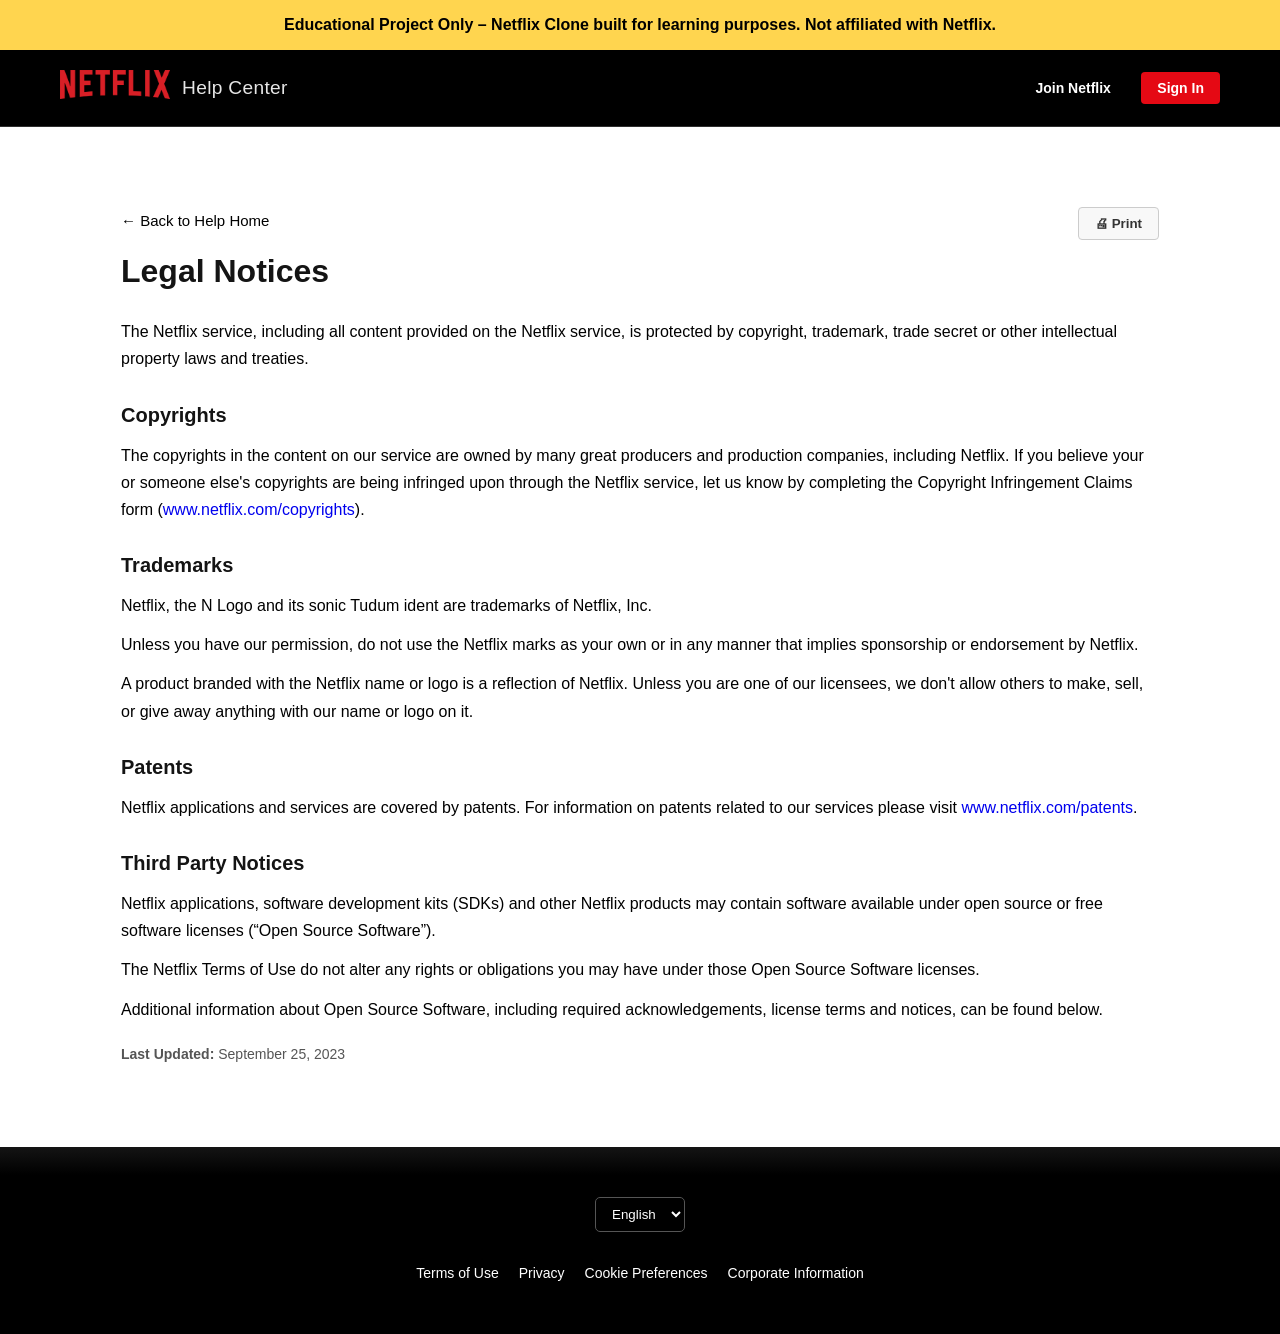
<file: Legal_notices.html>
<!DOCTYPE html>
<html lang="en">

<head>
  <meta charset="UTF-8">
  <meta name="viewport" content="width=device-width, initial-scale=1.0">
  <title>Netflix Help Center - Legal Notices</title>

  <style>
    * {
      margin: 0;
      padding: 0;
      box-sizing: border-box;
      font-family: Arial, Helvetica, sans-serif;
    }

    body {
      background-color: #fff;
      color: #000;
      line-height: 1.6;
    }

    /* Navbar */
    .navbar {
      background-color: #000;
      color: #fff;
      display: flex;
      justify-content: space-between;
      align-items: center;
      padding: 20px 60px;
      border-bottom: 1px solid #2f2f2f;
    }

    .logo {
      display: flex;
      align-items: center;
      font-size: 15px;
      font-weight: 600;
      letter-spacing: 0.3px;
    }

    .logo img {
      width: 110px;
      height: auto;
      margin-right: 12px;
    }

    .logo span {
      color: #fff;
      font-weight: 400;
      font-size: 1.2rem;
      opacity: 0.9;
    }

    .buttons button {
      margin-left: 10px;
      padding: 8px 16px;
      border: none;
      cursor: pointer;
      border-radius: 4px;
      font-weight: 600;
      font-size: 14px;
      transition: 0.3s ease;
    }

    .join {
      background-color: #000;
      color: #fff;
      border: 1px solid #fff;
      background: transparent;


    }

    .signin {
      background-color: #e50914;
      color: #fff;
    }

    button:hover {
      opacity: 0.85;
    }

    /* Main Content */
    .container {
      max-width: 85%;
      margin: 80px auto;
      padding: 0 25px;
      line-height: 1.7;
    }

    .container a {
      /* color: #e50914; */
      text-decoration: none;
      transition: 0.3s ease;
    }

    .container a:hover {
      text-decoration: underline;
      color: #e50914;

    }

    .back-link {
      font-size: 15px;
      margin-bottom: 10px;
      display: inline-block;
      color: #000;
      text-decoration: none;
      font-weight: 500;
    }

    .back-link:hover {
      text-decoration: underline;
    }

    h1 {
      font-size: 32px;
      margin-bottom: 20px;
      color: #141414;
    }

    h2 {
      font-size: 20px;
      margin: 25px 0 10px;
      color: #141414;
    }

    p {
      margin-bottom: 12px;
    }

    .print-btn {
      float: right;
      background: #f8f8f8;
      border: 1px solid #ccc;
      padding: 8px 16px;
      cursor: pointer;
      border-radius: 4px;
      font-weight: 600;
      color: #333;
      transition: 0.3s ease;
    }

    .print-btn:hover {
      background: #ddd;
    }

    .last-updated {
      margin-top: 20px;
      font-size: 14px;
      color: #555;
    }

    /* Footer */
    footer {
      background: linear-gradient(to top, #000 85%, #141414);
      text-align: center;
      padding: 50px 20px;
      color: #ccc;
      margin-top: 60px;
    }

    .language {
      background-color: #000;
      color: #fff;
      padding: 8px 12px;
      border-radius: 5px;
      border: 1px solid #555;
      margin-bottom: 20px;
    }

    .footer-links {
      display: flex;
      justify-content: center;
      flex-wrap: wrap;
      gap: 20px;
      font-size: 14px;
      margin-top: 10px;
    }

    .footer-links a {
      color: #fff;
      text-decoration: none;
      transition: color 0.3s ease;
    }

    .footer-links a:hover {
      color: #e50914;
    }

    /* Responsive Design */
    @media (max-width: 768px) {
      .navbar {
        flex-direction: column;
        align-items: flex-start;
        padding: 15px 30px;
      }

      .buttons {
        margin-top: 10px;
      }

      .container {
        margin: 60px auto;
      }
    }

    @media (max-width: 480px) {
      .navbar {
        padding: 15px 25px;
      }

      .logo img {
        width: 80px;
      }

      .logo span {
        font-size: 14px;
      }

      .buttons button {
        padding: 6px 10px;
        font-size: 13px;
      }

      .container {
        margin: 40px auto;
        padding: 10px 15px;
      }

      h1 {
        font-size: 24px;
      }

      h2 {
        font-size: 18px;
      }

      .print-btn {
        float: none;
        display: block;
        margin: 15px 0;
        width: 100%;
      }

      footer {
        padding: 40px 15px;
      }

      .footer-links {
        flex-direction: column;
        gap: 12px;
      }
    }
  </style>
</head>

<body>
<div style="background:#ffd54f;color:#000;padding:12px;text-align:center;font-weight:bold;">Educational Project Only – Netflix Clone built for learning purposes. Not affiliated with Netflix.</div>
  <!-- Navbar -->
  <header class="navbar">
    <div class="logo">
      <a href="index.html"><img src="logo.png" alt="Netflix Logo"></a>
      <span> Help Center</span>
    </div>
    <div class="buttons">
      <button class="join">Join Netflix</button>
      <a href="sign up.html"><button class="signin">Sign In</button></a>
    </div>
  </header>

  <!-- Main Content -->
  <section class="container">
    <a href="#" class="back-link">← Back to Help Home</a>
    <button class="print-btn">🖨 Print</button>

    <h1>Legal Notices</h1>
    <p>The Netflix service, including all content provided on the Netflix service, is protected by copyright, trademark,
      trade secret or other intellectual property laws and treaties.</p>

    <h2>Copyrights</h2>
    <p>The copyrights in the content on our service are owned by many great producers and production companies,
      including Netflix. If you believe your or someone else's copyrights are being infringed upon through the Netflix
      service, let us know by completing the Copyright Infringement Claims form (<a
        href="#">www.netflix.com/copyrights</a>).</p>

    <h2>Trademarks</h2>
    <p>Netflix, the N Logo and its sonic Tudum ident are trademarks of Netflix, Inc.</p>
    <p>Unless you have our permission, do not use the Netflix marks as your own or in any manner that implies
      sponsorship or endorsement by Netflix.</p>
    <p>A product branded with the Netflix name or logo is a reflection of Netflix. Unless you are one of our licensees,
      we don't allow others to make, sell, or give away anything with our name or logo on it.</p>

    <h2>Patents</h2>
    <p>Netflix applications and services are covered by patents. For information on patents related to our services
      please visit <a href="#">www.netflix.com/patents</a>.</p>

    <h2>Third Party Notices</h2>
    <p>Netflix applications, software development kits (SDKs) and other Netflix products may contain software available
      under open source or free software licenses (“Open Source Software”).</p>
    <p>The Netflix Terms of Use do not alter any rights or obligations you may have under those Open Source Software
      licenses.</p>
    <p>Additional information about Open Source Software, including required acknowledgements, license terms and
      notices, can be found below.</p>

    <p class="last-updated"><strong>Last Updated:</strong> September 25, 2023</p>
  </section>

  <!-- Footer -->
  <footer>
    <select class="language">
      <option>English</option>
      <option>हिन्दी</option>
    </select>

    <div class="footer-links">
      <a href="#">Terms of Use</a>
      <a href="#">Privacy</a>
      <a href="#">Cookie Preferences</a>
      <a href="#">Corporate Information</a>
    </div>
  </footer>
</body>

</html>
</file>
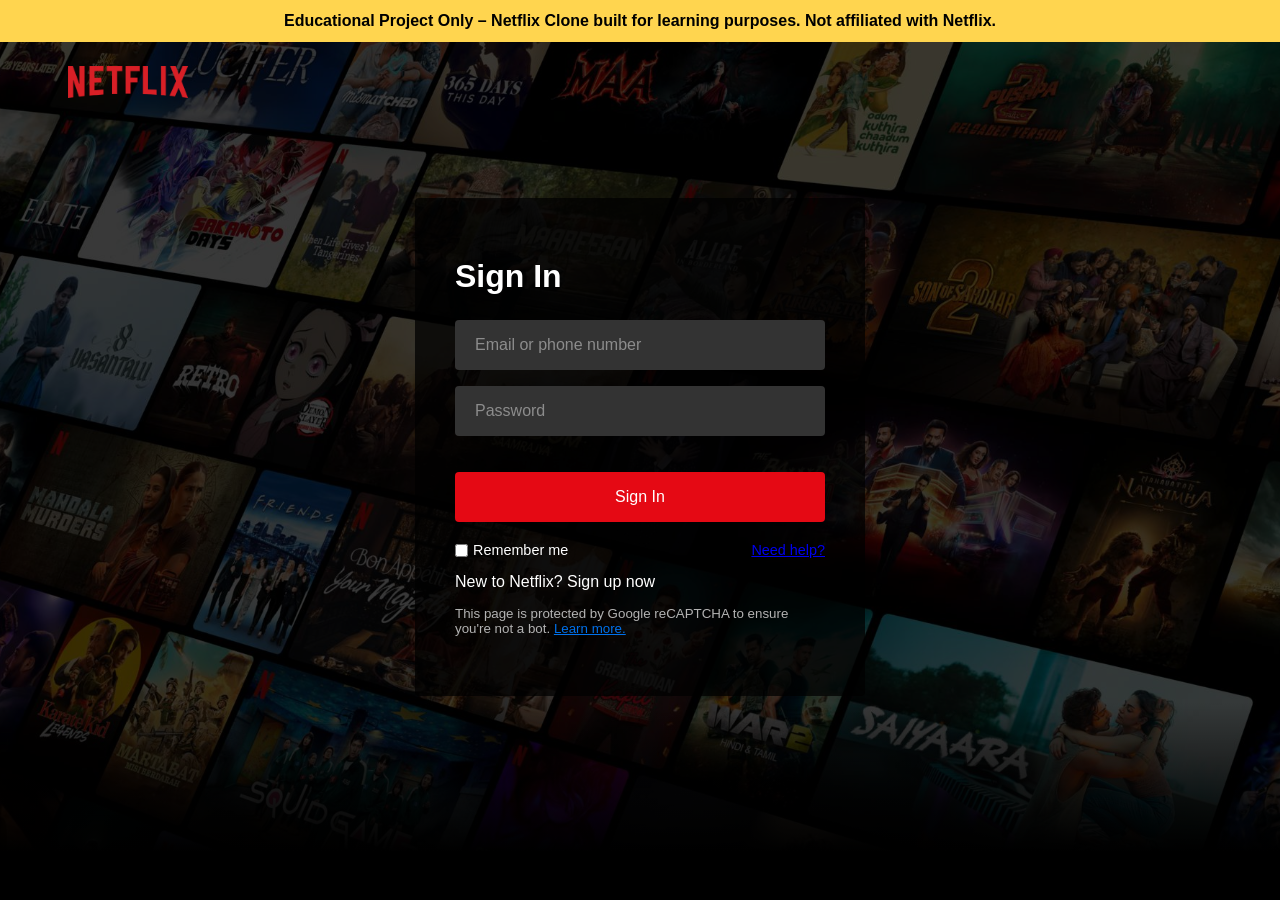
<file: sign up.html>
<!DOCTYPE html>
<html lang="en">

<head>
    <meta charset="UTF-8">
    <meta name="viewport" content="width=device-width, initial-scale=1.0">
    <title>Sign In</title>
    <style>
        * {
            margin: 0;
            padding: 0;
            box-sizing: border-box;
            font-family: sans-serif;
        }

        body {
            background: #000;
            height: 100vh;
        }

        /* Hero Section */
        .hero-section {
            background-image: url(./Neflix\ background.jpg);
            background-size: cover;
            background-position: center;
            height: 90vh;
            position: relative;
        }

        .overlay {
            background-color: rgba(0, 0, 0, 0.7);
            height: 100%;
            width: 100%;
            position: absolute;
            top: 0;
            left: 0;
        }

        .hero-section::after {
            content: '';
            position: absolute;
            bottom: 0;
            left: 0;
            width: 100%;
            height: 150px;
            background: linear-gradient(to top, #000, transparent);
        }

        /* Navbar */
        .navbar {
            position: absolute;
            top: 20px;
            left: 10%;
            transform: translateX(-50%);
            z-index: 10;
            display: flex;
            justify-content: center;
            align-items: center;
        }

        .logo {
            width: 120px;
            height: 40px;
            background-image: url(./logo.png);
            background-size: contain;
            background-repeat: no-repeat;
            background-position: center;
        }

        /* Form Wrapper */
        .form-wrapper {
            position: absolute;
            left: 50%;
            top: 50%;
            transform: translate(-50%, -50%);
            width: 450px;
            padding: 60px 40px;
            background: rgba(0, 0, 0, 0.75);
            border-radius: 4px;
            color: #fff;
            z-index: 10;
        }

        .form-wrapper h2 {
            font-size: 2rem;
            margin-bottom: 25px;
        }

        .form-control {
            position: relative;
            margin-bottom: 16px;
        }

        .form-control input {
            width: 100%;
            height: 50px;
            padding: 0 20px;
            font-size: 1rem;
            border-radius: 4px;
            border: none;
            background: #333;
            color: #fff;
        }

        .form-control input:focus,
        .form-control input:valid {
            background: #444;
        }

        .form-control label {
            position: absolute;
            left: 20px;
            top: 50%;
            transform: translateY(-50%);
            color: #8c8c8c;
            pointer-events: none;
            transition: 0.2s ease;
        }

        .form-control input:focus~label,
        .form-control input:valid~label {
            font-size: 0.75rem;
            transform: translateY(-130%);
        }

        button {
            width: 100%;
            padding: 16px 0;
            font-size: 1rem;
            background: #e50914;
            color: #fff;
            border: none;
            border-radius: 4px;
            cursor: pointer;
            margin: 20px 0;
            transition: 0.2s ease;
        }

        button:hover {
            background: #c40812;
        }

        .form-help {
            display: flex;
            justify-content: space-between;
            font-size: 0.9rem;
            margin-bottom: 15px;
        }

        .remember-me {
            display: flex;
            align-items: center;
        }

        .remember-me input {
            margin-right: 5px;
            accent-color: #b3b3b3;
        }

        .form-wrapper p a {
            color: #fff;
            text-decoration: none;
        }

        .form-wrapper p a:hover {
            text-decoration: underline;
        }

        .form-wrapper small {
            display: block;
            margin-top: 15px;
            color: #b3b3b3;
        }

        .form-wrapper small a {
            color: #0071eb;
        }

        /* Responsive */
        /* Tablet */
        @media (max-width: 740px) {
            .form-wrapper {
                width: 90%;
                padding: 50px 20px;
            }

            .navbar {
                left: 20px;
                transform: none;
            }

            .logo {
                width: 110px;
            }
        }

        /* Small Mobile */
        @media (max-width: 480px) {
            .form-wrapper {
                padding: 40px 15px;
            }

            .form-wrapper h2 {
                font-size: 1.5rem;
                margin-bottom: 20px;
            }

            .form-control input {
                height: 45px;
                font-size: 0.9rem;
            }

            button {
                padding: 14px 0;
                font-size: 0.95rem;
            }

            .form-help {
                flex-direction: column;
                align-items: flex-start;
                gap: 10px;
            }

            .remember-me {
                margin-bottom: 10px;
            }
        }

        /* Very Small Mobile (380px) */
        @media (max-width: 380px) {
            .form-wrapper {
                padding: 30px 10px;
            }

            .form-wrapper h2 {
                font-size: 1.3rem;
                margin-bottom: 15px;
            }

            .form-control input {
                height: 40px;
                font-size: 0.85rem;
            }

            button {
                padding: 12px 0;
                font-size: 0.9rem;
            }

            .form-help {
                font-size: 0.85rem;
            }
        }
    </style>
</head>

<body>
<div style="background:#ffd54f;color:#000;padding:12px;text-align:center;font-weight:bold;">Educational Project Only – Netflix Clone built for learning purposes. Not affiliated with Netflix.</div>
    <div class="hero-section">
        <div class="overlay"></div>

        <div class="navbar">
            <a href="index.html">
                <div class="logo"></div>
            </a>
        </div>

        <div class="form-wrapper">
            <h2>Sign In</h2>
            <form action="#">
                <div class="form-control">
                    <input type="text" required>
                    <label>Email or phone number</label>
                </div>
                <div class="form-control">
                    <input type="password" required>
                    <label>Password</label>
                </div>
                <button type="submit">Sign In</button>

                <div class="form-help">
                    <div class="remember-me">
                        <input type="checkbox" id="remember-me">
                        <label for="remember-me">Remember me</label>
                    </div>
                    <a href="#">Need help?</a>
                </div>
            </form>
            <p>New to Netflix? <a href="#">Sign up now</a></p>
            <small>This page is protected by Google reCAPTCHA to ensure you're not a bot. <a href="#">Learn
                    more.</a></small>
        </div>
    </div>
</body>

</html>
</file>
<file: style.css>
* {
    margin: 0;
    padding: 0;
    box-sizing: border-box;
    font-family: Arial, sans-serif;
}

body {
    background-color: #000;
    color: #fff;
    overflow-x: hidden;
}

/* Hero Section */
.hero-section {
    background-image: url(./Neflix\ background.jpg);
    background-size: cover;
    background-position: center;
    height: 90vh;
    position: relative;

}

.overlay {
    background-color: rgba(0, 0, 0, 0.7);
    position: absolute;
    inset: 0;
}

.hero-section::after {
    content: '';
    position: absolute;
    bottom: 0;
    left: 0;
    width: 100%;
    height: 150px;
    background: linear-gradient(to top, #000, transparent);
}


/* Navbar */
.navbar {
    position: relative;
    z-index: 10;
    display: flex;
    justify-content: space-between;
    align-items: center;
    padding: 20px 60px;
}

.logo {
    width: 120px;
    height: 40px;
    background: url(./logo.png) center/contain no-repeat;
    /* margin-left: 10%; */
}

.nav-right {
    display: flex;
    align-items: center;
    gap: 20px;
    /* margin-right: 10%; */
}

.language-select {
    background-color: transparent;
    color: #fff;
    padding: 8px 25px;
    border-radius: 4px;
    font-size: 0.9rem;
    cursor: pointer;
    border: 1px solid #fff;
    transition: 0.3s;
}

.language-select:hover {
    border: 2px double #fff;
}

.language-select option {
    color: #000;
}

.btn {
    background-color: red;
    color: #fff;
    border: none;
    padding: 10px 18px;
    border-radius: 4px;
    cursor: pointer;
    font-size: 0.9rem;
    transition: 0.3s;
}

.btn:hover {
    background-color: #e50914;
}

/* Hero Text */
.hero {
    position: relative;
    z-index: 10;
    text-align: center;
    top: 40%;
    transform: translateY(-40%);
    padding: 0 20px;
}

.hero h1 {
    font-size: 3.5rem;
    /* font-weight: 800; */
    text-shadow: 0 2px 8px rgba(0, 0, 0, 0.7);
}

.hero h5 {
    font-size: 1.2rem;
    margin-top: 20px;
    text-shadow: 0 2px 8px rgba(0, 0, 0, 0.7);
}

.hero p {
    font-size: 1.2rem;
    margin-top: 30px;
    text-shadow: 0 2px 8px rgba(0, 0, 0, 0.7);
}

.email-form {
    display: flex;
    justify-content: center;
    align-items: center;
    gap: 10px;
    flex-wrap: wrap;
    margin-top: 20px;
}

.email-form input {
    padding: 15px;
    width: 60%;
    max-width: 400px;
    border: 1px solid #fff;
    border-radius: 3px;
    background-color: rgba(0, 0, 0, 0.6);
    color: #fff;
    font-size: 1rem;
    outline: none;
}

.email-form input::placeholder {
    color: #ccc;
}

.email-form button {
    padding: 15px 25px;
    background-color: red;
    border: none;
    color: #fff;
    border-radius: 3px;
    cursor: pointer;
    font-size: 1.1rem;
    font-weight: 600;
    transition: background-color 0.3s;
}

.email-form button:hover {
    background-color: #e50914;
}

.line {
    width: 100%;
    height: 10vw;
    position: relative;
    background: radial-gradient(50% 500% at 50% -420%,
            rgba(64, 97, 231, 0.4) 80%,
            rgba(0, 0, 0, 0.1) 100%),
        black;
    border-top: 4px solid #e50914;
    /* Red Netflix border */
    /* border-bottom: none; */
    /* border-left: none; */
    /* border-right: none; */
    z-index: 2;
}

/* Movies Section */
.movies-section {
    padding: 4px 140px;
}

.movies-section h2 {
    font-size: 1.5rem;
    margin-bottom: 20px;
}

.movie-row {
    display: flex;
    gap: 30px;
    overflow-x: auto;
    scroll-behavior: smooth;
}

.movie-row::-webkit-scrollbar {
    display: none;
}

.movie {
    min-width: 180px;
    height: 250px;
    border-radius: 5px;
    background-size: cover;
    background-position: center;
    transition: transform 0.3s ease;
}

.movie:hover {
    transform: scale(1.1);
}



/* Reasons Section */
.reasons-section {
    width: 100%;
    padding: 5rem 0;
    /* text-align: center; */
}

.reasons-section h2 {
    font-size: 1.5rem;
    padding-bottom: 2rem;
    margin-left: 10%;
    color: #fff;
}

.reason-cards {
    display: flex;
    flex-wrap: wrap;
    gap: 2rem;
    justify-content: center;
    width: 80%;
    margin: 0 auto;
}

.reason {
    width: 17rem;
    min-height: 20rem;
    border-radius: 10px;
    background: linear-gradient(to bottom left, #192144, #1b1d3b, #1d172d, #1e1426);
    position: relative;
    padding: 1rem;
}

.reason h1 {
    font-weight: 500;
}

.reason p {
    color: #aaabb7;
    margin-top: 0.5rem;
}

.reason svg {
    position: absolute;
    right: 1rem;
    bottom: 1rem;
}

/* FAQ Section */
.faq-section {
    max-width: 80%;
    margin: auto;
    padding: 4rem 0;
}

.faq-section h1 {
    font-size: 1.5rem;
    margin-bottom: 20px;
}

details {
    background-color: #2d2d2d;
    margin-bottom: 10px;
    font-size: 1.5rem;
    transition: background 0.3s;
}

details:hover {
    background-color: #414141;
}

summary {
    cursor: pointer;
    padding: 20px;
    display: flex;
    justify-content: space-between;
    align-items: center;
    font-weight: 500;
}

summary::-webkit-details-marker {
    display: none;
}

summary svg {
    transition: transform 0.3s;
    color: #fff;
}

details[open] summary svg {
    transform: rotate(45deg);
}

details p {
    padding: 20px;
    border-top: 1px solid #000;
    font-size: 1.5rem;
    line-height: 1.5;
    animation: fadeIn 0.3s ease;
}

/* Footer Section */
.footer-section {
    width: 80%;
    margin: 0 auto;
    padding: 5rem 0;
    color: #aaa;
}

.input-section {
    text-align: center;
    margin-bottom: 2rem;
}

.input-section p {
    font-size: 1rem;
    margin-bottom: 1rem;
}

.inputs-container {
    display: flex;
    justify-content: center;
    flex-wrap: wrap;
    gap: 0.5rem;
}

.inputs-container input {
    padding: 0.8rem;
    width: 300px;
    border: 1px solid #fff;
    border-radius: 2px;
    font-size: 1rem;
    background: transparent;
    color: #fff;
}

.inputs-container button {
    padding: 0.8rem 1.5rem;
    background: #e50914;
    border: none;
    border-radius: 2px;
    color: #fff;
    font-size: 1rem;
    font-weight: bold;
    cursor: pointer;
    transition: 0.3s;
}

.inputs-container button:hover {
    background: #f40612;
}

.query p,
.query p a {
    color: #6e6e6e;
    font-size: 16px;
    font-weight: 600;
}

.links {
    display: flex;
    flex-wrap: wrap;
    justify-content: space-between;
    margin-top: 1.5rem;
}

.links ul {
    list-style: none;
    display: flex;
    flex-direction: column;
    gap: 1rem;
}

.links ul li a {
    color: #aaaaaa;
    font-size: 14px;
    /* text-decoration: none; */
    transition: color 0.3s;
}

.links ul li a:hover {
    text-decoration: underline;
    color:#e50914;
}

.footer-section span p {
    color: #aaaaaa;
    font-size: 14px;
    font-weight: 500;
    margin-top: 2rem;
    text-align: center;
}

/* Responsive Design */
@media (max-width: 768px) {
    .hero h1 {
        font-size: 2.5rem;
    }

    .movies-section {
        padding: 30px 50px;
    }

    .reason {
        width: 45%;
    }
}

@media (max-width: 480px) {
    .navbar {
        padding: 20px;
    }

    .logo {
        width: 100px;
    }

    .hero h1 {
        font-size: 2rem;
    }

    .email-form input {
        width: 80%;
    }

    .movies-section {
        padding: 20px;
    }

    .reason {
        width: 100%;
    }

    .inputs-container input {
        width: 200px;
    }

    .language-select {
        padding: 6px 12px;
        font-size: 0.8rem;
    }
}
</file>
<file: responsive.css>
/* Tablet */
@media (max-width: 768px) {
    .inputs-container input {
        width: 200px;
    }
}

/* Small Mobile */
@media (max-width: 600px) {
    .hero h1 {
        font-size: 2rem;
    }
    .hero h5 {
        font-size: 1rem;
    }
    .hero p {
        font-size: 0.9rem;
    }
    .email-form input {
        width: 80%;
        margin-bottom: 10px;
    }
    .movies-section {
        padding: 50px;
    }
    .logo {
        width: 100px;
        height: 40px;
    }
    .language-select {
        padding: 8px 15px;
        font-size: 0.8rem;
    }
    .reasons-section {
        height: fit-content;
        overflow: hidden;
    }
    .reason-cards {
        display: block;
        gap: 1rem;
    }
    .reason {
        width: 100%;
        padding: 1rem;
        margin-top: 1rem;
        height: 300px;
    }
}

/* Extra Small Mobile */
@media (max-width: 480px) {
    .inputs-container input {
        width: 150px;
    }
}

/* Very Small Mobile (380px) */
@media (max-width: 380px) {
    .hero h1 {
        font-size: 1.7rem;
    }
    .hero h5 {
        font-size: 0.9rem;
    }
    .hero p {
        font-size: 0.8rem;
    }
    .email-form input {
        width: 90%;
    }
    .movies-section {
        padding: 30px 20px;
    }
    .inputs-container input {
        width: 130px;
    }
    .language-select {
        padding: 6px 12px;
        font-size: 0.75rem;
    }
    .logo {
        width: 90px;
        height: 35px;
    }
}
</file>
